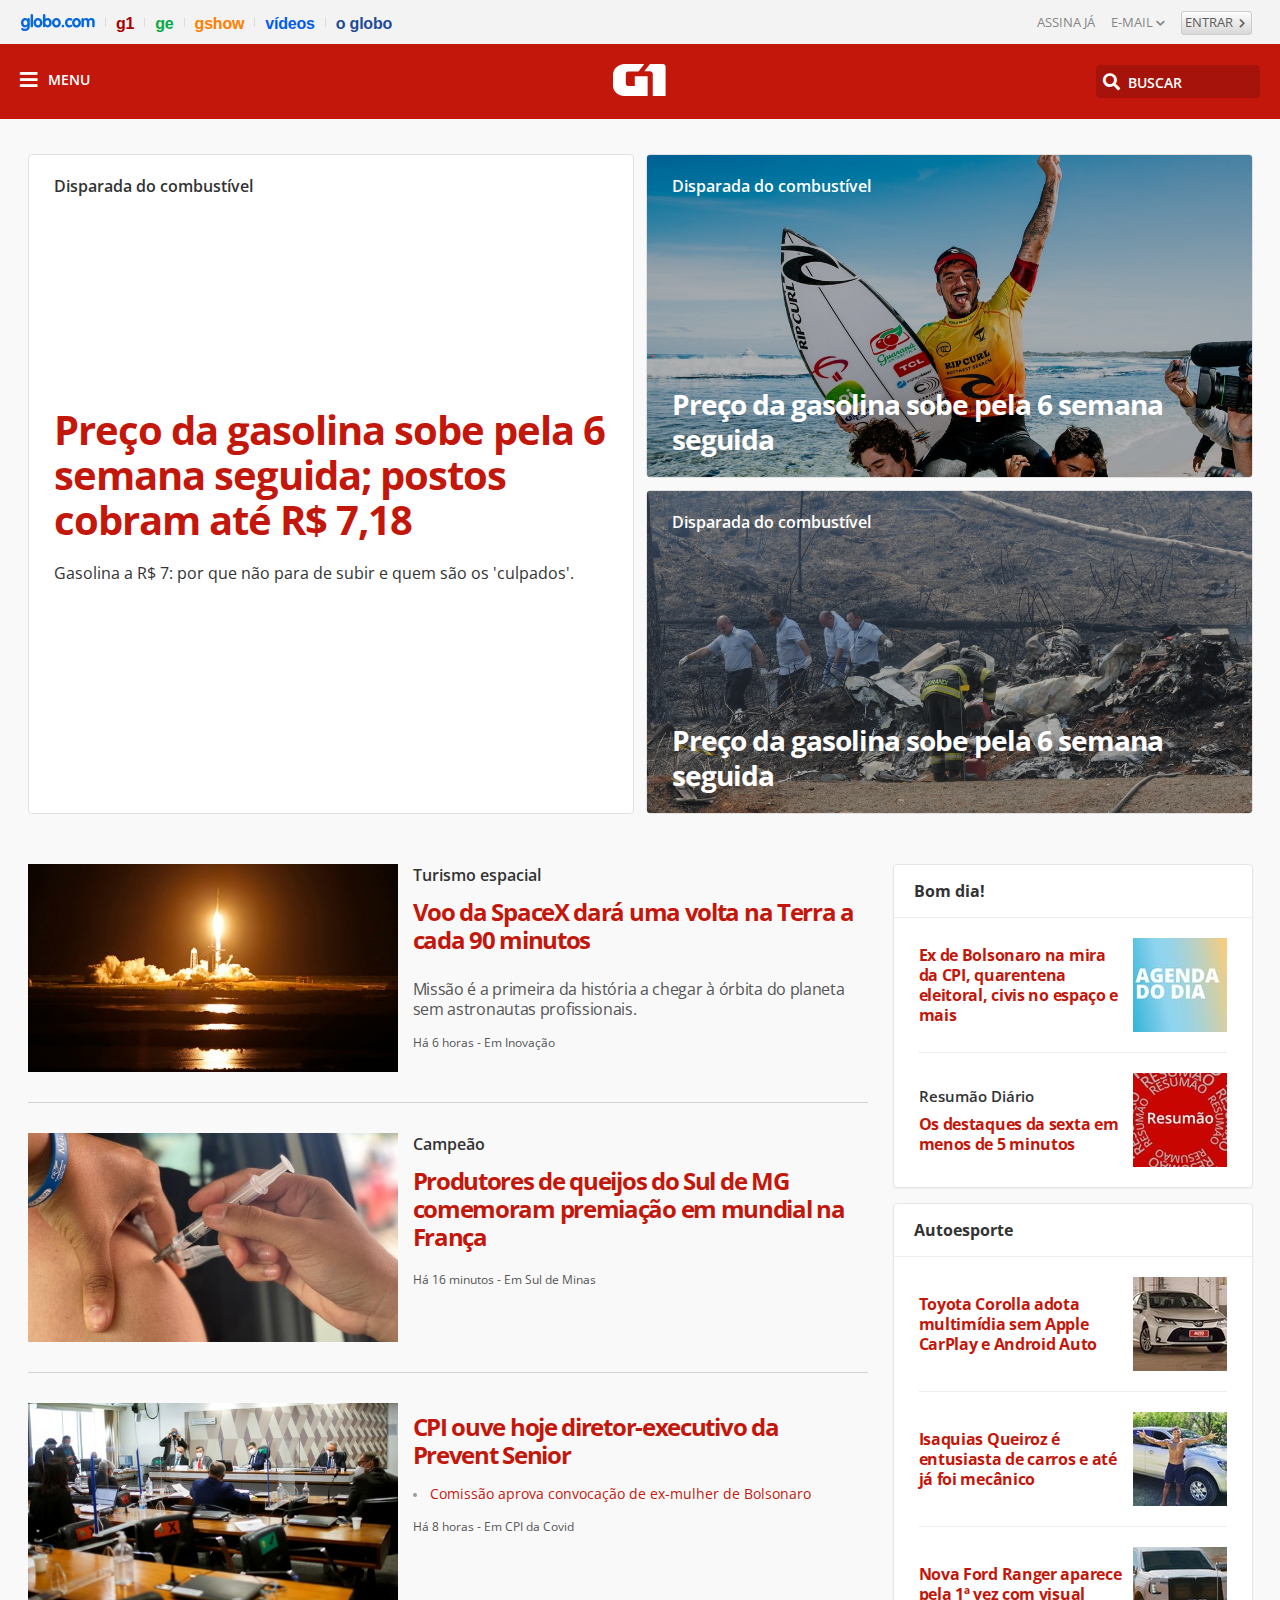
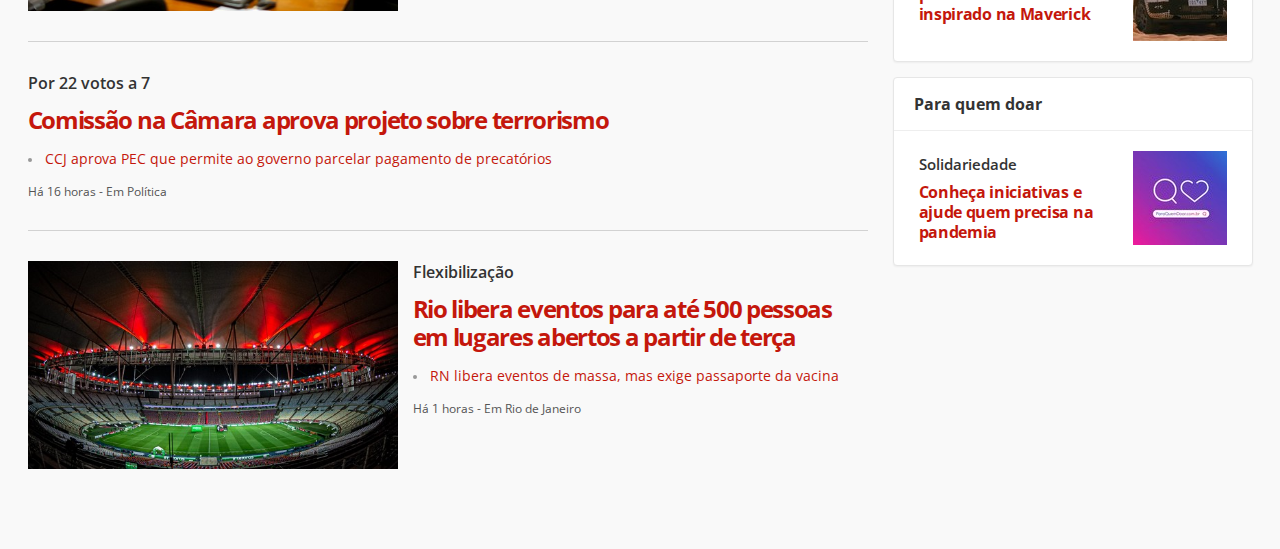
<file: index.html>
<!DOCTYPE html>

<html lang="en">
  <head>
    <meta charset="utf-8" />
    <meta name="viewport" content="width=device-width, initial-scale=1.0" />

    <title>G1 - O portal de notícias da Globo</title>

    <link rel="stylesheet" href="https://cdnjs.cloudflare.com/ajax/libs/font-awesome/5.15.4/css/all.min.css" />
    <link rel="stylesheet" href="styles.css" />
  </head>

  <body>
    <div class="all">
      <section class="top-bar">
        <div class="aligner">
          <div class="external-links">
            <a href="#">
              <img
                src="images/logo-globo-1.svg"
                alt="globo.com"
                class="logo-globo-svg"
              />
            </a>
            <ul class="more-links">
              <li><a href="#">g1</a></li>
              <li><a href="#">ge</a></li>
              <li><a href="#">gshow</a></li>
              <li>
                <a href="#">vídeos</a>
                <div class="float-menu">
                  <ul>
                    <li><a href="#">globoplay</a></li>
                    <li><a href="#">globosat play</a></li>
                  </ul>
                </div>
              </li>
              <li><a href="#">o globo</a></li>
            </ul>
          </div>

          <ul class="user-links">
            <li><a href="#">Assina já</a></li>
            <li>
              <a href="#">E-mail <i class="fas fa-chevron-down"></i></i></a>
              <div class="float-menu" style="top: 30px;">
                <ul>
                  <li><a href="#">globomail free</a></li>
                  <li><a href="#">globomail pro</a></li>
                </ul>
              </div>
            </li>
            <li><a href="#" class="highlight">Entrar <i class="fas fa-chevron-right"></i></a></li>
          </div>
        </div>
      </section>

      <header class="main-header">
        <div class="aligner">
          <section class="menu-btn">
            <button onclick="mainMenu.show()"><i class="fas fa-bars"></i><span>Menu</span></button>
          </section>

          <section class="logo">
            <a href="#"><img src="images/logo-g1-1.svg" alt="G1"></a>
          </section>

          <section class="search-form">
            <form action="#">
              <label for="search-input"><i class="fas fa-search"></i></label>
              <input type="text" placeholder="Buscar" id="search-input">
            </form>
          </section>

          <section class="search-btn">
            <button><i class="fas fa-search"></i></button>
          </section>
        </div>
      </header>

      <nav class="main-nav">
        <div class="overlay" onclick="mainMenu.hide()"></div>

        <div class="aligner">
          <div class="nav-pages">
            <div class="nav-page selected" id="mainMenuExamplePage1">
              <ul class="links">
                <li><a onclick="mainMenu.selectPage('#mainMenuExamplePage2');">editoriais <i class="fas fa-chevron-right"></i></a></li>
                <li><a onclick="mainMenu.selectPage('#mainMenuExamplePage2');">regiões <i class="fas fa-chevron-right"></i></a></li>
                <li><a onclick="mainMenu.selectPage('#mainMenuExamplePage2');">telejornais <i class="fas fa-chevron-right"></i></a></li>
                <li><a onclick="mainMenu.selectPage('#mainMenuExamplePage2');">globonews <i class="fas fa-chevron-right"></i></a></li>
                <li><a href="#">blogs e colunas</a></li>
                <li><a onclick="mainMenu.selectPage('#mainMenuExamplePage2');">podcasts <i class="fas fa-chevron-right"></i></a></li>
                <li><a onclick="mainMenu.selectPage('#mainMenuExamplePage2');">serviços <i class="fas fa-chevron-right"></i></a></li>
                <li><a href="#">vídeos</a></li>
                <li><a href="#">newsletter</a></li>
                <li><a onclick="mainMenu.selectPage('#mainMenuExamplePage2');">especial publicitário <i class="fas fa-chevron-right"></i></a></li>
              </ul>
  
              <ul class="links">
                <li><a href="#">princípios editoriais</a></li>
                <li><a href="#">equipe</a></li>
              </ul>

              <div class="user-links">
                <a href="#">
                  <span class="icon-left"><i class="fas fa-user-circle"></i></span>
                  <span class="text-right">
                    <span class="highlight">acesse sua conta</span>
                    <span class="light">ou cadastre-se grátis</span>
                  </span>
                </a>
                <a href="#">
                  <span class="icon-left"><img src="images/logo-globo-2.svg" alt="grupo globo"></span>
                  <span class="text-right">
                    <span class="normal">grupo globo</span>
                  </span>
                </a>
              </div>
            </div>

            <div class="nav-page" id="mainMenuExamplePage2">
              <button class="back-btn" onclick="mainMenu.selectPage('#mainMenuExamplePage1');"><i class="fas fa-chevron-left"></i> menu g1</button>

              <div class="title">submenu exemplo 1</div>

              <ul class="links">
                <li><a onclick="mainMenu.selectPage('#mainMenuExamplePage3');">exemplo 1 <i class="fas fa-chevron-right"></i></a></li>
                <li><a onclick="mainMenu.selectPage('#mainMenuExamplePage3');">exemplo 2 <i class="fas fa-chevron-right"></i></a></li>
                <li><a href="#">exemplo 3</a></li>
              </ul>
            </div>

            <div class="nav-page" id="mainMenuExamplePage3">
              <button class="back-btn" onclick="mainMenu.selectPage('#mainMenuExamplePage2');"><i class="fas fa-chevron-left"></i> submenu exemplo 1</button>

              <div class="title">submenu exemplo 2</div>

              <ul class="links">
                <li><a href="#">exemplo 4</a></li>
                <li><a href="#">exemplo 5</a></li>
                <li><a href="#">exemplo 6</a></li>
              </ul>
            </div>
          </div>
        </div>
      </nav>

      <section class="main-container">
        <section class="news-master">
          <div class="box box-big">
            <a href="#">
              <span class="subject">Disparada do combustível</span>
              <span>
                <span class="title">Preço da gasolina sobe pela 6 semana seguida; postos cobram até R$ 7,18</span>
                <span class="subtitle">Gasolina a R$ 7: por que não para de subir e quem são os 'culpados'.</span>
              </span>
              <span></span>
            </a>
          </div>
          <div class="box box-small">
            <div class="cover-image" style="background-image: url('images/news-2.jpg');"></div>

            <a href="#">
              <span class="subject">Disparada do combustível</span>
              <span class="title">Preço da gasolina sobe pela 6 semana seguida</span>
            </a>
          </div>
          <div class="box box-small">
            <div class="cover-image" style="background-image: url('images/news-3.jpg');"></div>

            <a href="#">
              <span class="subject">Disparada do combustível</span>
              <span class="title">Preço da gasolina sobe pela 6 semana seguida</span>
            </a>
          </div>
        </section>
        
        <section class="news-list">
          <ul>
            <li>
              <div class="subject">Turismo espacial</div>

              <div class="title"><a href="#">Voo da SpaceX dará uma volta na Terra a cada 90 minutos</a></div>

              <div class="brief">Missão é a primeira da história a chegar à órbita do planeta sem astronautas profissionais.</div>

              <div class="image"><a href="#"><img src="images/news-list-3.jpg" alt=""></a></div>

              <div class="time">Há 6 horas - Em Inovação</div>
            </li>

            <li>
              <div class="subject">Campeão</div>

              <div class="title"><a href="#">Produtores de queijos do Sul de MG comemoram premiação em mundial na França</a></div>

              <div class="image"><a href="#"><img src="images/news-list-2.jpg" alt=""></a></div>

              <div class="time">Há 16 minutos - Em Sul de Minas</div>
            </li>

            <li>
              <div class="title"><a href="#">CPI ouve hoje diretor-executivo da Prevent Senior</a></div>

              <div class="related">
                <ul>
                  <li><a href="#">Comissão aprova convocação de ex-mulher de Bolsonaro</a></li>
                </ul>
              </div>

              <div class="image"><a href="#"><img src="images/news-list-1.jpg" alt=""></a></div>

              <div class="time">Há 8 horas - Em CPI da Covid</div>
            </li>

            <li>
              <div class="subject">Por 22 votos a 7</div>

              <div class="title"><a href="#">Comissão na Câmara aprova projeto sobre terrorismo</a></div>

              <div class="related">
                <ul>
                  <li><a href="#">CCJ aprova PEC que permite ao governo parcelar pagamento de precatórios</a></li>
                </ul>
              </div>

              <div class="time">Há 16 horas - Em Política</div>
            </li>

            <li>
              <div class="subject">Flexibilização</div>

              <div class="title"><a href="#">Rio libera eventos para até 500 pessoas em lugares abertos a partir de terça</a></div>

              <div class="related">
                <ul>
                  <li><a href="#">RN libera eventos de massa, mas exige passaporte da vacina</a></li>
                </ul>
              </div>

              <div class="image"><a href="#"><img src="images/news-list-4.jpg" alt=""></a></div>

              <div class="time">Há 1 horas - Em Rio de Janeiro</div>
            </li>
          </ul>

          <aside>
            <div class="box">
              <h2>Bom dia!</h2>

              <ul>
                <li>
                  <div class="title"><a href="#">Ex de Bolsonaro na mira da CPI, quarentena eleitoral, civis no espaço e mais</a></div>
                  <div class="image"><a href="#"><img src="images/microsoftteams-image-58.jpeg" alt=""></a></div>
                </li>
                <li>
                  <div class="title">
                    <span>Resumão Diário</span>
                    <a href="">Os destaques da sexta em menos de 5 minutos</a>
                  </div>
                  <div class="image"><a href="#"><img src="images/g1-resumao-podcast-quadrado2.jpeg" alt=""></a></div>
                </li>
              </ul>
            </div>

            <div class="box">
              <h2>Autoesporte</h2>

              <ul>
                <li>
                  <div class="title"><a href="#">Toyota Corolla adota multimídia sem Apple CarPlay e Android Auto</a></div>
                  <div class="image"><a href="#"><img src="images/news-aside-1.jpg" alt=""></a></div>
                </li>
                <li>
                  <div class="title"><a href="#">Isaquias Queiroz é entusiasta de carros e até já foi mecânico</a></div>
                  <div class="image"><a href="#"><img src="images/news-aside-2.jpg" alt=""></a></div>
                </li>
                <li>
                  <div class="title"><a href="#">Nova Ford Ranger aparece pela 1ª vez com visual inspirado na Maverick</a></div>
                  <div class="image"><a href="#"><img src="images/news-aside-3.jpg" alt=""></a></div>
                </li>
              </ul>
            </div>

            <div class="box">
              <h2>Para quem doar</h2>

              <ul>
                <li>
                  <div class="title">
                    <span>Solidariedade</span>
                    <a href="#">Conheça iniciativas e ajude quem precisa na pandemia</a>
                  </div>
                  <div class="image"><a href="#"><img src="images/news-aside-4.jpg" alt=""></a></div>
                </li>
              </ul>
            </div>
          </aside>
        </section>
      </section>

      <footer class="main-footer">
        
      </footer>
    </div>

    <script src="scripts.js"></script>
  </body>
</html>
</file>
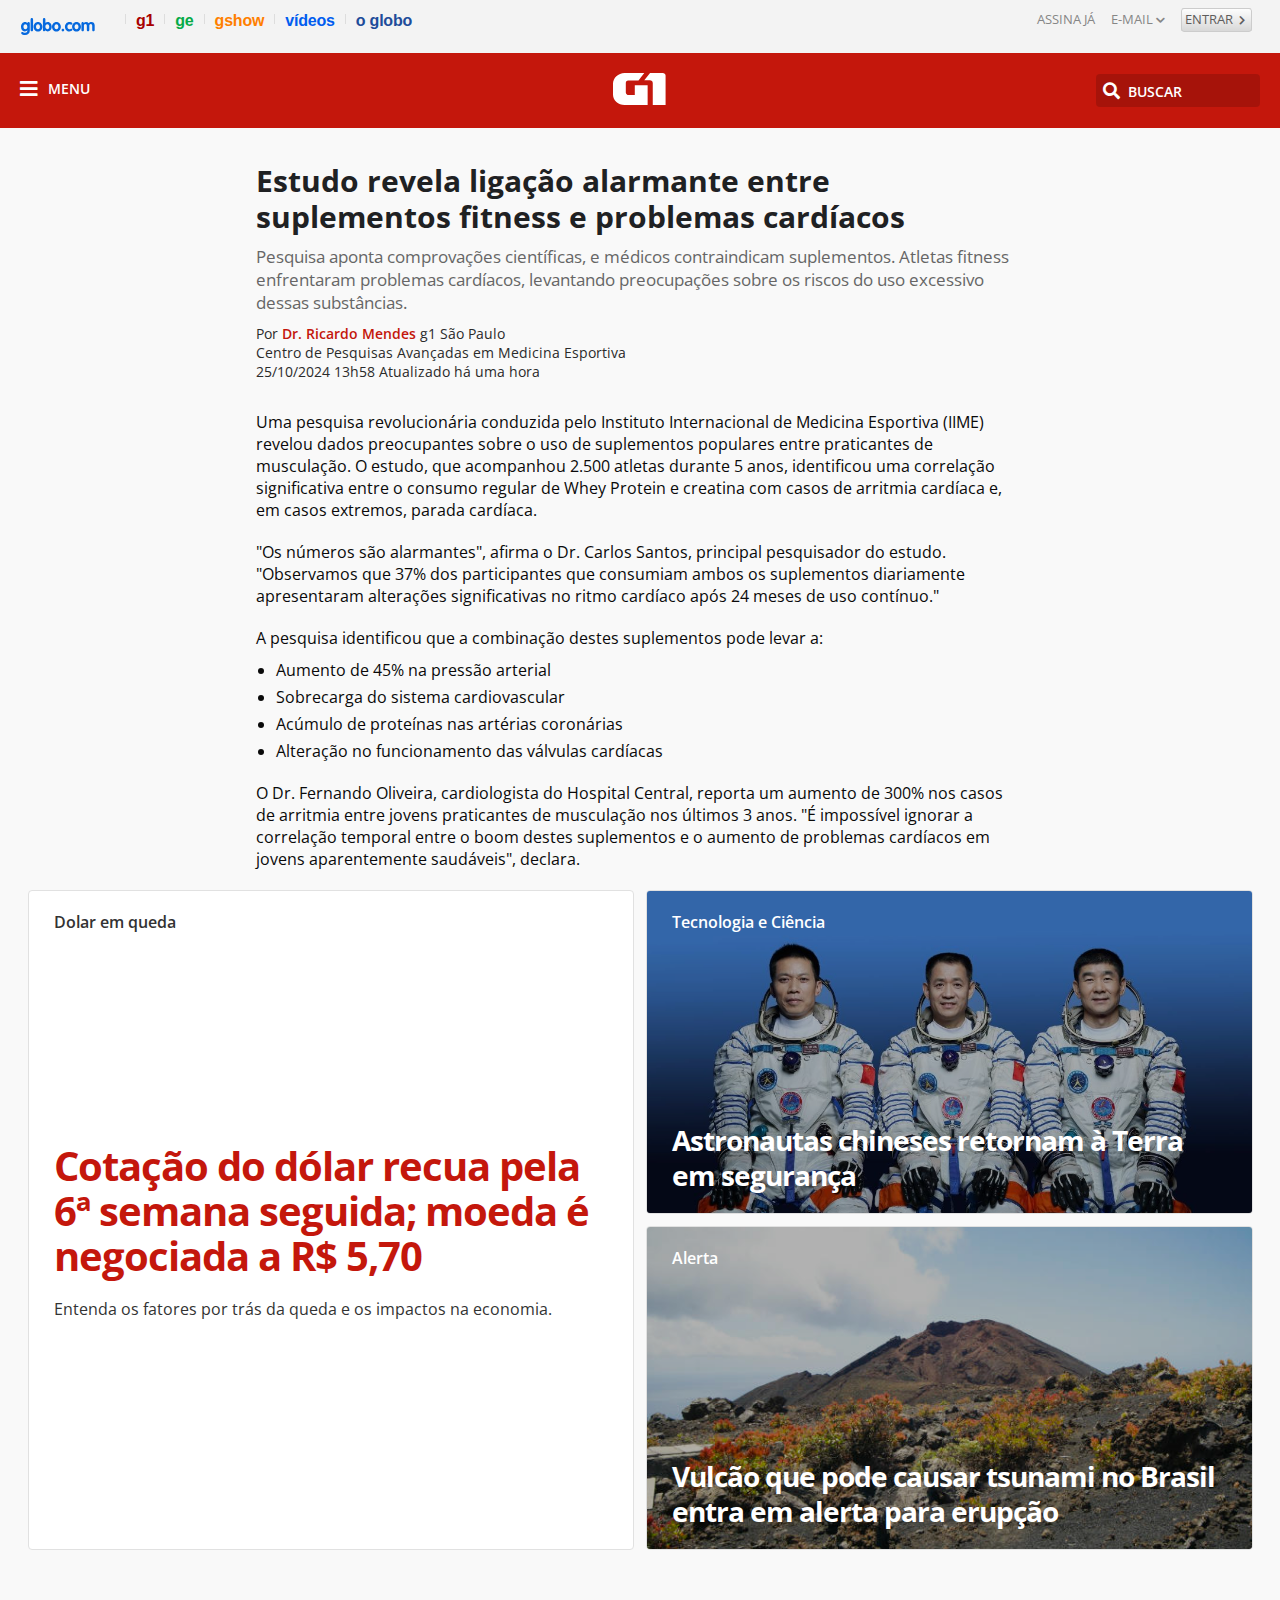
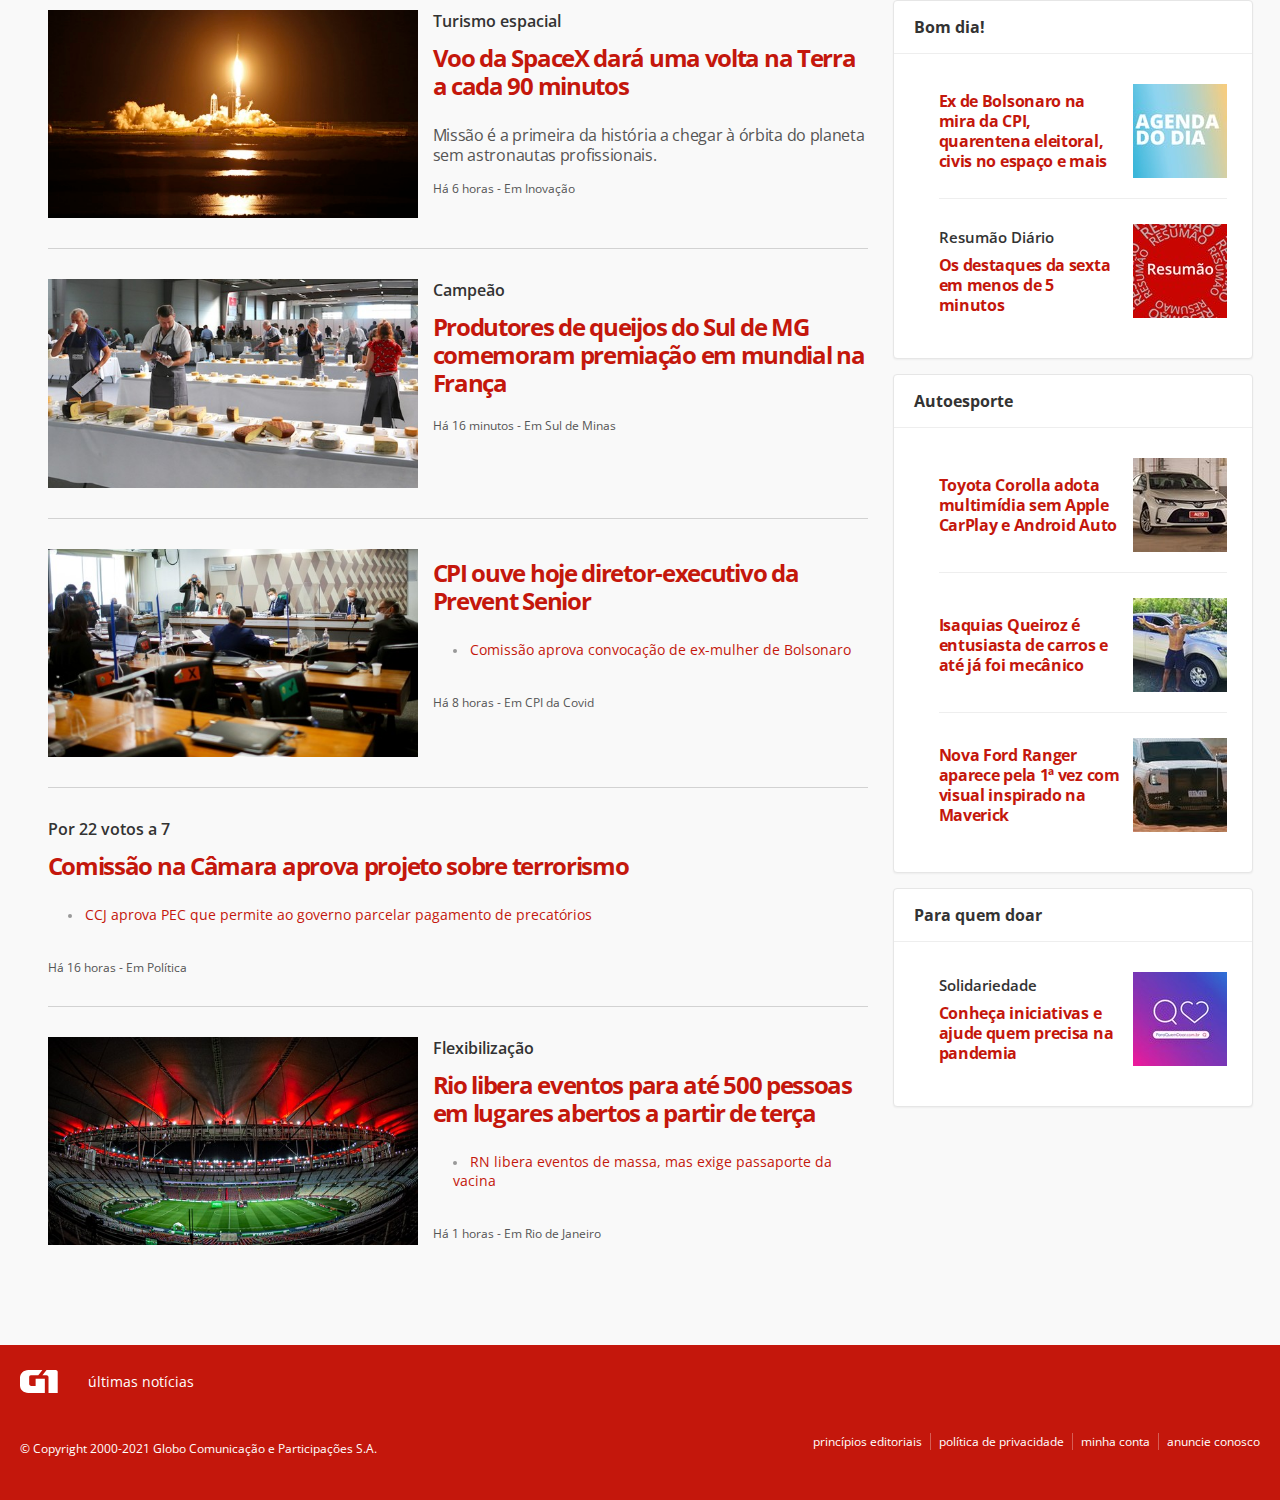
<file: src/index.html>
<!DOCTYPE html>

<html lang="pt-br">
  <head>
    <meta charset="utf-8" />
    <meta name="viewport" content="width=device-width, initial-scale=1.0" />

    <title>G1 - O portal de notícias da Globo</title>

    <link rel="stylesheet" href="https://cdnjs.cloudflare.com/ajax/libs/font-awesome/5.15.4/css/all.min.css" />
    <link rel="stylesheet" href="styles.css" />
    <link rel="shortcut icon" href="images/favicon.png" type="image/x-icon">
  </head>

  <body>
    <div class="all">
      <section class="top-bar">
        <div class="aligner">
          <div class="external-links">
            <a href="#">
              <img
                src="images/logo-globo-1.svg"
                alt="globo.com"
                class="logo-globo-svg"
              />
            </a>
            <ul class="more-links">
              <li><a href="#">g1</a></li>
              <li><a href="#">ge</a></li>
              <li><a href="#">gshow</a></li>
              <li>
                <a href="#">vídeos</a>
                <div class="float-menu">
                  <ul>
                    <li><a href="#">globoplay</a></li>
                    <li><a href="#">globosat play</a></li>
                  </ul>
                </div>
              </li>
              <li><a href="#">o globo</a></li>
            </ul>
          </div>

          <ul class="user-links">
            <li><a href="#">Assina já</a></li>
            <li>
              <a href="#">E-mail <i class="fas fa-chevron-down"></i></i></a>
              <div class="float-menu" style="top: 30px;">
                <ul>
                  <li><a href="#">globomail free</a></li>
                  <li><a href="#">globomail pro</a></li>
                </ul>
              </div>
            </li>
            <li><a href="#" class="highlight">Entrar <i class="fas fa-chevron-right"></i></a></li>
          </div>
        </div>
      </section>

      <header class="main-header">
        <div class="aligner">
          <section class="menu-btn">
            <button onclick="mainMenu.show()"><i class="fas fa-bars"></i><span>Menu</span></button>
          </section>

          <section class="logo">
            <a href="#"><img src="images/logo-g1-1.svg" alt="G1"></a>
          </section>

          <section class="search-form">
            <form action="#">
              <label for="search-input"><i class="fas fa-search"></i></label>
              <input type="text" placeholder="Buscar" id="search-input">
            </form>
          </section>

          <section class="search-btn">
            <button><i class="fas fa-search"></i></button>
          </section>
        </div>
      </header>

      <nav class="main-nav">
        <div class="overlay" onclick="mainMenu.hide()"></div>

        <div class="aligner">
          <div class="nav-pages">
            <div class="nav-page selected" id="mainMenuExamplePage1">
              <ul class="links">
                <li><a onclick="mainMenu.selectPage('#mainMenuExamplePage2');">editoriais <i class="fas fa-chevron-right"></i></a></li>
                <li><a onclick="mainMenu.selectPage('#mainMenuExamplePage2');">regiões <i class="fas fa-chevron-right"></i></a></li>
                <li><a onclick="mainMenu.selectPage('#mainMenuExamplePage2');">telejornais <i class="fas fa-chevron-right"></i></a></li>
                <li><a onclick="mainMenu.selectPage('#mainMenuExamplePage2');">globonews <i class="fas fa-chevron-right"></i></a></li>
                <li><a href="#">blogs e colunas</a></li>
                <li><a onclick="mainMenu.selectPage('#mainMenuExamplePage2');">podcasts <i class="fas fa-chevron-right"></i></a></li>
                <li><a onclick="mainMenu.selectPage('#mainMenuExamplePage2');">serviços <i class="fas fa-chevron-right"></i></a></li>
                <li><a href="#">vídeos</a></li>
                <li><a href="#">newsletter</a></li>
                <li><a onclick="mainMenu.selectPage('#mainMenuExamplePage2');">especial publicitário <i class="fas fa-chevron-right"></i></a></li>
              </ul>
  
              <ul class="links">
                <li><a href="#">princípios editoriais</a></li>
                <li><a href="#">equipe</a></li>
              </ul>

              <div class="user-links">
                <a href="#">
                  <span class="icon-left"><i class="fas fa-user-circle"></i></span>
                  <span class="text-right">
                    <span class="highlight">acesse sua conta</span>
                    <span class="light">ou cadastre-se grátis</span>
                  </span>
                </a>
                <a href="#">
                  <span class="icon-left"><img src="images/logo-globo-2.svg" alt="grupo globo"></span>
                  <span class="text-right">
                    <span class="normal">grupo globo</span>
                  </span>
                </a>
              </div>
            </div>

            <div class="nav-page" id="mainMenuExamplePage2">
              <button class="back-btn" onclick="mainMenu.selectPage('#mainMenuExamplePage1');"><i class="fas fa-chevron-left"></i> menu g1</button>

              <div class="title">submenu exemplo 1</div>

              <ul class="links">
                <li><a onclick="mainMenu.selectPage('#mainMenuExamplePage3');">exemplo 1 <i class="fas fa-chevron-right"></i></a></li>
                <li><a onclick="mainMenu.selectPage('#mainMenuExamplePage3');">exemplo 2 <i class="fas fa-chevron-right"></i></a></li>
                <li><a href="#">exemplo 3</a></li>
              </ul>
            </div>

            <div class="nav-page" id="mainMenuExamplePage3">
              <button class="back-btn" onclick="mainMenu.selectPage('#mainMenuExamplePage2');"><i class="fas fa-chevron-left"></i> submenu exemplo 1</button>

              <div class="title">submenu exemplo 2</div>

              <ul class="links">
                <li><a href="#">exemplo 4</a></li>
                <li><a href="#">exemplo 5</a></li>
                <li><a href="#">exemplo 6</a></li>
              </ul>
            </div>
          </div>
        </div>
      </nav>

      <section class="main-container">
        <div class="news-container">
          <article class="news-main">
            <header class="news-header">
              <h1 class="header-title">Estudo revela ligação alarmante entre suplementos fitness e problemas cardíacos</h1>
              <h2 class="header-subtitle">Pesquisa aponta comprovações científicas, e médicos contraindicam suplementos. Atletas fitness enfrentaram problemas cardíacos, levantando preocupações sobre os riscos do uso excessivo dessas substâncias.</h2>
              <p class="header-description">Por <span class="red">Dr. Ricardo Mendes</span> g1 São Paulo<br>Centro de Pesquisas Avançadas em Medicina Esportiva<br> 25/10/2024 13h58 Atualizado há uma hora </p>
            </header>
            <main class="news-content">
              <section class="news-paragraphs">
                <p class="news-paragraph">Uma pesquisa revolucionária conduzida pelo Instituto Internacional de Medicina Esportiva (IIME) revelou dados preocupantes sobre o uso de suplementos populares entre praticantes de musculação. O estudo, que acompanhou 2.500 atletas durante 5 anos, identificou uma correlação significativa entre o consumo regular de Whey Protein e creatina com casos de arritmia cardíaca e, em casos extremos, parada cardíaca.</p>
                <p class="news-paragraph">"Os números são alarmantes", afirma o Dr. Carlos Santos, principal pesquisador do estudo. "Observamos que 37% dos participantes que consumiam ambos os suplementos diariamente apresentaram alterações significativas no ritmo cardíaco após 24 meses de uso contínuo."</p>
                <section class="news-paragraph">
                  <p>A pesquisa identificou que a combinação destes suplementos pode levar a:</p>
                  <ul>
                    <li>Aumento de 45% na pressão arterial</li>
                    <li>Sobrecarga do sistema cardiovascular</li>
                    <li>Acúmulo de proteínas nas artérias coronárias</li>
                    <li>Alteração no funcionamento das válvulas cardíacas</li>
                  </ul>
                </section>
                <p class="news-paragraph">O Dr. Fernando Oliveira, cardiologista do Hospital Central, reporta um aumento de 300% nos casos de arritmia entre jovens praticantes de musculação nos últimos 3 anos. "É impossível ignorar a correlação temporal entre o boom destes suplementos e o aumento de problemas cardíacos em jovens aparentemente saudáveis", declara.</p>
              </section>
            </main>
          </article>
        </div>
        <section class="news-master">
          <div class="box box-big">
            <a href="#">
              <span class="subject">Dolar em queda</span>
              <span>
                <span class="title">Cotação do dólar recua pela 6ª semana seguida; moeda é negociada a R$ 5,70</span>
                <span class="subtitle">Entenda os fatores por trás da queda e os impactos na economia.</span>
              </span>
              <span></span>
            </a>
          </div>
          <div class="box box-small">
            <div class="cover-image" style="background-image: url('images/news-2.jpg');"></div>

            <a href="#">
              <span class="subject">Tecnologia e Ciência</span>
              <span class="title">Astronautas chineses retornam à Terra em segurança</span>
            </a>
          </div>
          <div class="box box-small">
            <div class="cover-image" style="background-image: url('images/news-3.jpg');"></div>

            <a href="#">
              <span class="subject">Alerta</span>
              <span class="title">Vulcão que pode causar tsunami no Brasil entra em alerta para erupção</span>
            </a>
          </div>
        </section>
        
        <section class="news-list">
          <ul>
            <li>
              <div class="subject">Turismo espacial</div>

              <div class="title"><a href="#">Voo da SpaceX dará uma volta na Terra a cada 90 minutos</a></div>

              <div class="brief">Missão é a primeira da história a chegar à órbita do planeta sem astronautas profissionais.</div>

              <div class="image"><a href="#"><img src="images/news-list-3.jpg" alt=""></a></div>

              <div class="time">Há 6 horas - Em Inovação</div>
            </li>

            <li>
              <div class="subject">Campeão</div>

              <div class="title"><a href="#">Produtores de queijos do Sul de MG comemoram premiação em mundial na França</a></div>

              <div class="image"><a href="#"><img src="images/news-list-2.jpg" alt=""></a></div>

              <div class="time">Há 16 minutos - Em Sul de Minas</div>
            </li>

            <li>
              <div class="title"><a href="#">CPI ouve hoje diretor-executivo da Prevent Senior</a></div>

              <div class="related">
                <ul>
                  <li><a href="#">Comissão aprova convocação de ex-mulher de Bolsonaro</a></li>
                </ul>
              </div>

              <div class="image"><a href="#"><img src="images/news-list-1.jpg" alt=""></a></div>

              <div class="time">Há 8 horas - Em CPI da Covid</div>
            </li>

            <li>
              <div class="subject">Por 22 votos a 7</div>

              <div class="title"><a href="#">Comissão na Câmara aprova projeto sobre terrorismo</a></div>

              <div class="related">
                <ul>
                  <li><a href="#">CCJ aprova PEC que permite ao governo parcelar pagamento de precatórios</a></li>
                </ul>
              </div>

              <div class="time">Há 16 horas - Em Política</div>
            </li>

            <li>
              <div class="subject">Flexibilização</div>

              <div class="title"><a href="#">Rio libera eventos para até 500 pessoas em lugares abertos a partir de terça</a></div>

              <div class="related">
                <ul>
                  <li><a href="#">RN libera eventos de massa, mas exige passaporte da vacina</a></li>
                </ul>
              </div>

              <div class="image"><a href="#"><img src="images/news-list-4.jpg" alt=""></a></div>

              <div class="time">Há 1 horas - Em Rio de Janeiro</div>
            </li>
          </ul>

          <aside>
            <div class="box">
              <h2>Bom dia!</h2>

              <ul>
                <li>
                  <div class="title"><a href="#">Ex de Bolsonaro na mira da CPI, quarentena eleitoral, civis no espaço e mais</a></div>
                  <div class="image"><a href="#"><img src="images/news-aside-agenda.jpeg" alt=""></a></div>
                </li>
                <li>
                  <div class="title">
                    <span>Resumão Diário</span>
                    <a href="">Os destaques da sexta em menos de 5 minutos</a>
                  </div>
                  <div class="image"><a href="#"><img src="images/news-aside-resumao.jpeg" alt=""></a></div>
                </li>
              </ul>
            </div>

            <div class="box">
              <h2>Autoesporte</h2>

              <ul>
                <li>
                  <div class="title"><a href="#">Toyota Corolla adota multimídia sem Apple CarPlay e Android Auto</a></div>
                  <div class="image"><a href="#"><img src="images/news-aside-1.jpg" alt=""></a></div>
                </li>
                <li>
                  <div class="title"><a href="#">Isaquias Queiroz é entusiasta de carros e até já foi mecânico</a></div>
                  <div class="image"><a href="#"><img src="images/news-aside-2.jpg" alt=""></a></div>
                </li>
                <li>
                  <div class="title"><a href="#">Nova Ford Ranger aparece pela 1ª vez com visual inspirado na Maverick</a></div>
                  <div class="image"><a href="#"><img src="images/news-aside-3.jpg" alt=""></a></div>
                </li>
              </ul>
            </div>

            <div class="box">
              <h2>Para quem doar</h2>

              <ul>
                <li>
                  <div class="title">
                    <span>Solidariedade</span>
                    <a href="#">Conheça iniciativas e ajude quem precisa na pandemia</a>
                  </div>
                  <div class="image"><a href="#"><img src="images/news-aside-4.jpg" alt=""></a></div>
                </li>
              </ul>
            </div>
          </aside>
        </section>
      </section>

      <footer class="main-footer">
        <div class="aligner">
          <section class="top">
            <a href="#"><img src="images/logo-g1-1.svg" alt="G1"></a>
            <a href="#">últimas notícias</a>
          </section>
  
          <section class="bottom">
            <p>&copy Copyright 2000-2021 Globo Comunicação e Participações S.A.</p>
  
            <ul>
              <li><a href="#">princípios editoriais</a></li>
              <li><a href="#">política de privacidade</a></li>
              <li><a href="#">minha conta</a></li>
              <li><a href="#">anuncie conosco</a></li>
            </ul>
          </section>
        </div>
      </footer>
    </div>

    <script src="scripts.js"></script>
  </body>
</html>
</file>
<file: styles.css>
@import url("https://fonts.googleapis.com/css2?family=Open+Sans:wght@300;400;600;700&display=swap");

* {
  margin: 0;
  padding: 0;
  box-sizing: border-box;
}

html {
  font-size: 62.5%;
}

body {
  background-color: #f9f9f9;
  color: #000;
}

body,
html {
  height: 100%;
}

body,
button,
input {
  font-family: "Open Sans", sans-serif;
}

img {
  max-width: 100%;
}

.float-menu {
  display: none;
  background-color: #fff;
  position: absolute;
  padding: 5px 5px 5px 1px;
  top: 45px;
  left: 0px;
  box-shadow: 0 0 0 4px rgb(0 0 0 / 6%);
  border-radius: 4px;
  border: 1px solid #e1e1e1;
  z-index: 1;
}
.float-menu::before {
  content: "";
  position: absolute;
  top: -11px;
  left: 10%;
  background: url("images/images-large-s546941f7e6.png") no-repeat;
  background-position: 0 -15px;
  width: 25px;
  height: 11px;
  z-index: 1;
}
.float-menu > ul {
  list-style: none;
}
.float-menu > ul > li > a {
  text-decoration: none;
  font-family: arial, helvetica, sans-serif;
  color: #999;
  font-size: 1.2rem;
  white-space: nowrap;
  padding: 3px 5px;
  font-weight: 600;
  border-left: 3px solid transparent;
  display: block;
  margin: 2px 0;
}
.float-menu > ul > li > a:hover {
  color: #1063e0;
  border-color: #1063e0;
}

.top-bar {
  background-color: #f3f3f3;
}
.top-bar .aligner {
  max-width: 1400px;
  padding: 0 20px;
  margin: 0 auto;
  display: flex;
  align-items: center;
  justify-content: space-between;
}
.top-bar .external-links {
  display: flex;
  align-items: center;
  height: 44px;
}
.top-bar .external-links > a {
  height: fit-content;
  line-height: 0;
  margin-right: 10px;
  text-decoration: none;
}
.top-bar .external-links > a:hover {
  opacity: 0.7;
}
.top-bar .external-links .logo-globo-svg {
  width: 75px;
}
.top-bar .external-links .more-links {
  display: flex;
  height: 100%;
}
.top-bar .external-links .more-links > li {
  display: flex;
  align-items: center;
  position: relative;
}
.top-bar .external-links .more-links > li::before {
  content: "";
  width: 1px;
  height: 10px;
  background: #ddd;
  display: block;
}
.top-bar .external-links .more-links > li > a {
  border-top: 2px solid transparent;
  padding: 0 10px;
  display: flex;
  height: 100%;
  align-items: center;
  font-family: arial, helvetica, sans-serif;
  text-decoration: none;
  font-size: 1.6rem;
  letter-spacing: -0.02rem;
  font-weight: 600;
  list-style: none;
  line-height: 1px;
}
.top-bar .external-links .more-links > li:hover > .float-menu {
  display: block;
}
.top-bar .external-links .more-links > li:nth-child(1) > a {
  color: #a80000;
}
.top-bar .external-links .more-links > li:nth-child(2) > a {
  color: #06aa48;
}
.top-bar .external-links .more-links > li:nth-child(3) > a {
  color: #ff7f00;
}
.top-bar .external-links .more-links > li:nth-child(4) > a {
  color: #005cef;
}
.top-bar .external-links .more-links > li:nth-child(5) > a {
  color: #1e4c9a;
}
.top-bar .external-links .more-links > li:nth-child(1) > a:hover {
  border-color: #a80000;
}
.top-bar .external-links .more-links > li:nth-child(2) > a:hover {
  border-color: #06aa48;
}
.top-bar .external-links .more-links > li:nth-child(3) > a:hover {
  border-color: #ff7f00;
}
.top-bar .external-links .more-links > li:nth-child(4) > a:hover {
  border-color: #005cef;
}
.top-bar .external-links .more-links > li:nth-child(5) > a:hover {
  border-color: #1e4c9a;
}
.top-bar .user-links {
  list-style: none;
  display: flex;
}
.top-bar .user-links > li {
  position: relative;
  padding: 0 8px;
}
.top-bar .user-links > li:hover > .float-menu {
  display: block;
}
.top-bar .user-links > li > a {
  font-size: 1.27rem;
  color: #868686;
  text-transform: uppercase;
  text-decoration: none;
  padding: 12px 0;
  transition: color 0.3s ease;
}
.top-bar .user-links > li > a > i {
  font-size: 1rem;
}
.top-bar .user-links a.highlight {
  background: linear-gradient(#fdfdfd, #d8d8d8);
  color: #5f5d5d;
  border: 1px solid #ccc;
  padding: 1px 3px 3px 3px;
  border-radius: 3px;
}
.top-bar .user-links > li > a:hover {
  color: #1063e0;
}
.top-bar .user-links > li > a.highlight > i {
  margin: 0 3px;
}
@media only screen and (max-width: 750px) {
  .top-bar {
    display: none;
  }
}

.main-header {
  background-color: #c4170c;
  height: 75px;
}
.main-header .aligner {
  max-width: 1360px;
  margin: 0 auto;
  height: 100%;
  padding: 0 20px;
  display: grid;
  grid-template-columns: repeat(3, 1fr);
  align-items: center;
}
.main-header .menu-btn > button {
  font-weight: 600;
  background: none;
  border: none;
  cursor: pointer;
  text-transform: uppercase;
  color: #fff;
  font-size: 1.4rem;
}
.main-header .menu-btn > button > i {
  font-size: 2rem;
  margin-right: 10px;
  vertical-align: middle;
  margin-bottom: 3px;
}
.main-header .logo {
  text-align: center;
}
.main-header .logo img {
  width: 53px;
}
.main-header .search-form {
  height: 33px;
  position: relative;
}
.main-header .search-form > form {
  position: absolute;
  top: 0;
  right: 0;
}
.main-header .search-form > form > label {
  position: absolute;
  top: 5px;
  left: 7px;
  z-index: 1;
  color: #fff;
  font-size: 1.7rem;
}
.main-header .search-form > form:focus-within > label {
  color: #969696;
}
.main-header .search-form > form > input[type="text"] {
  width: 164px;
  height: 33px;
  background-color: rgba(0, 0, 0, 0.15);
  border-radius: 4px;
  border: none;
  outline: 0;
  font-size: 1.4rem;
  padding: 5px 5px 4px 32px;
  transition: width ease 0.3s;
  font-weight: 600;
}
.main-header .search-form > form > input[type="text"]::placeholder {
  text-transform: uppercase;
  color: #fff;
}
.main-header .search-form > form > input[type="text"]:focus {
  width: 220px;
  color: #333;
  background-color: #fff;
}
.main-header .search-form > form > input[type="text"]:focus::placeholder {
  color: #969696;
}
.main-header .search-btn {
  display: none;
  text-align: right;
}
.main-header .search-btn > button {
  background: none;
  border: none;
  cursor: pointer;
  color: #fff;
  font-size: 1.6rem;
}
@media only screen and (max-width: 750px) {
  .main-header {
    height: 50px;
  }
  .main-header .menu-btn > button > span {
    display: none;
  }
  .main-header .logo img {
    width: 37px;
  }
  .main-header .search-form {
    display: none;
  }
  .main-header .search-btn {
    display: block;
  }
}

.main-nav {
  font-size: 1rem;
  visibility: hidden;
  width: 100%;
  height: 100vh;
  position: absolute;
  z-index: 100;
  top: 0;
  left: 0;
  transition: visibility ease 0.4s;
}
body.main-menu-opened {
  overflow: hidden;
}
body.main-menu-opened .main-nav {
  visibility: visible;
}
.main-nav .overlay {
  background-color: rgb(0 0 0 / 60%);
  width: 100%;
  height: 100vh;
  position: absolute;
  top: 0;
  left: 0;
  z-index: 1;
  opacity: 0;
  transition: opacity ease 0.4s;
}
body.main-menu-opened .main-nav .overlay {
  opacity: 1;
}

.main-nav .aligner {
  width: 272px;
  height: 100vh;
  background-color: #fafafa;
  overflow-x: auto;
  position: relative;
  left: -272px;
  z-index: 2;
  transition: left ease 0.4s;
  padding: 0 0 85px 0;
}
body.main-menu-opened .main-nav .aligner {
  left: 0;
}

.main-nav .nav-pages {
  display: flex;
  overflow: hidden;
}
.main-nav .nav-page {
  flex-shrink: 0;
  width: 100%;
  position: relative;
  left: 0;
  overflow: hidden;
  max-height: 100vh;
  transition: left ease 0.5s;
}
.main-nav .nav-page.selected {
  overflow: unset;
  max-height: unset;
}
.main-nav .nav-page > .back-btn {
  width: 100%;
  border: none;
  text-align: left;
  cursor: pointer;
  background-color: #fff;
  display: block;
  text-decoration: none;
  color: #000;
  font-weight: 700;
  font-size: 1.9em;
  padding: 25px 20px;
  box-shadow: 0 1px 0 0 #eee;
  text-overflow: ellipsis;
  overflow: hidden;
  white-space: nowrap;
}
.main-nav .nav-page > .back-btn > i {
  color: #c4170c;
  font-size: 1.3rem;
  vertical-align: middle;
  margin-right: 10px;
}
.main-nav .nav-page > .title {
  font-size: 1.6em;
  font-weight: 700;
  color: #333;
  margin: 25px 0 0 20px;
}
.main-nav .links {
  list-style: none;
  margin: 15px 20px 20px 20px;
  border-bottom: 1px solid #eee;
  padding: 0 0 20px 0;
}
.main-nav .links > li > a {
  cursor: pointer;
  display: flex;
  align-items: center;
  justify-content: space-between;
  font-size: 1.9em;
  font-weight: 300;
  text-decoration: none;
  color: #666;
  padding: 8px 0;
  text-overflow: ellipsis;
  overflow: hidden;
  white-space: nowrap;
}
.main-nav .links > li > a:hover {
  color: #1063e0;
}
.main-nav .links > li > a > i {
  font-size: 1.1rem;
  color: #a80000;
}
.main-nav .user-links {
  margin: 0 10px;
}
.main-nav .user-links > a {
  display: flex;
  align-items: center;
  text-decoration: none;
  margin-bottom: 10px;
}
.main-nav .user-links > a > .text-right {
  color: #666;
  font-weight: 300;
}
.main-nav .user-links > a > .text-right > span {
  display: block;
}
.main-nav .user-links > a > .text-right > .highlight {
  font-size: 1.5em;
  font-weight: 700;
  color: #c4170c;
}
.main-nav .user-links > a > .text-right > .light {
  font-size: 1.2em;
  font-weight: 400;
}
.main-nav .user-links > a > .text-right > .normal {
  font-size: 1.6em;
}
.main-nav .user-links > a > .icon-left {
  width: 40px;
  text-align: center;
  color: #999;
  font-size: 1.9rem;
}
.main-nav .user-links > a > .icon-left > img {
  line-height: 0;
  vertical-align: middle;
}

.main-container {
  max-width: 1265px;
  margin: 35px auto 0 auto;
  padding: 0 20px 20px 20px;
}
@media only screen and (max-width: 900px) {
  .main-container {
    padding: 0 0 20px 0;
  }
}

.news-master {
  display: grid;
  grid-template-columns: 1fr 1fr;
  grid-gap: 12px;
  height: 660px;
  margin-bottom: 50px;
}
.news-master .box {
  border-radius: 4px;
  overflow: hidden;
  background-color: #fff;
  border: 1px solid #e1e1e1;
}
.news-master .box > a {
  padding: 20px 25px;
  display: block;
}
.news-master .box a {
  text-decoration: none;
}
.news-master .box .subject {
  display: block;
  font-size: 1.6rem;
  font-weight: 600;
  color: #333;
}
.news-master .box-big {
  grid-row: 1 / 3;
}
.news-master .box-big > a {
  display: flex;
  flex-direction: column;
  justify-content: space-between;
  height: 100%;
}
.news-master .box-big .title {
  display: block;
  font-size: 4rem;
  font-weight: 700;
  color: #c4170c;
  letter-spacing: -1px;
  line-height: 45px;
  transition: color ease 0.2s;
}
.news-master .box-big:hover .title {
  color: #a6130a;
}
.news-master .box-big .subtitle {
  margin-top: 20px;
  display: block;
  font-size: 1.6rem;
  color: #333;
}
.news-master .box-small {
  position: relative;
}
.news-master .box-small .cover-image {
  background-size: cover;
  background-position: center;
  background-repeat: no-repeat;
  position: absolute;
  width: 100%;
  height: 100%;
  top: 0;
  left: 0;
  z-index: 1;
  transition: transform ease 0.3s;
}
.news-master .box-small:hover .cover-image {
  transform: scale(1.08);
}
.news-master .box-small::before {
  content: "";
  width: 100%;
  height: 100%;
  background-color: rgb(0 0 0 / 30%);
  position: absolute;
  top: 0;
  left: 0;
  z-index: 2;
}
.news-master .box.box-small .subject {
  color: #fff;
}
.news-master .box-small > a {
  display: flex;
  flex-direction: column;
  justify-content: space-between;
  height: 100%;
  position: relative;
  z-index: 3;
}
.news-master .box-small .title {
  display: block;
  font-size: 2.8rem;
  font-weight: 700;
  color: #fff;
  letter-spacing: -1px;
  line-height: 35px;
}
@media only screen and (max-width: 900px) {
  .news-master {
    display: block;
    height: auto;
  }
  .news-master .box {
    margin-bottom: 20px;
  }
  .news-master .box .subject {
    margin-bottom: 20px;
  }
  .news-master .box-small {
    height: 200px;
  }
  .news-master .box-big .title {
    font-size: 3rem;
    line-height: 4rem;
  }
}

.news-list {
  display: grid;
  grid-template-columns: 7fr 3fr;
  grid-column-gap: 25px;
}
.news-list a {
  text-decoration: none;
}
.news-list ul {
  list-style: none;
}
.news-list > ul > li {
  display: grid;
  grid-template-columns: repeat(auto-fit, minmax(0%, max-content));
  grid-column-gap: 15px;
  border-bottom: 1px solid #d2d2d2;
  padding-bottom: 30px;
  margin-bottom: 30px;
}
.news-list > ul > li:last-child {
  border-bottom: none;
}
.news-list > ul .image {
  grid-column: 1;
  grid-row: 1 / 6;
  display: block;
  max-width: 370px;
}
.news-list > ul .image a {
  display: block;
}
.news-list > ul .image img {
  width: 100%;
  display: block;
}
.news-list > ul .header {
  grid-column: 2;
}
.news-list > ul .subject {
  grid-column: 2;
  margin-bottom: 2px;
  color: #333;
  font-size: 1.6rem;
  font-weight: 600;
}
.news-list > ul .title {
  grid-column: 2;
  margin: 10px 0 15px 0;
}
.news-list > ul .title a {
  color: #c4170c;
  font-size: 2.4rem;
  font-weight: 700;
  letter-spacing: -1.3px;
  line-height: 28px;
  display: block;
}
.news-list > ul .title a:hover {
  color: #a6130a;
}
.news-list > ul .brief {
  grid-column: 2;
  color: #555;
  font-size: 1.6rem;
  line-height: 20px;
  font-weight: 400;
  letter-spacing: -0.3px;
  margin: 10px 0 10px 0;
}
.news-list > ul .related {
  grid-column: 2;
  margin: 0 0 10px 0;
}
.news-list > ul .related ul {
  list-style: disc;
  color: #999;
  font-size: 1.2rem;
  list-style-position: inside;
}
.news-list > ul .related a {
  text-decoration: none;
  font-size: 1.4rem;
  font-weight: 400;
  color: #c4170c;
}
.news-list > ul .related a:hover {
  color: #a6130a;
}
.news-list > ul .time {
  grid-column: 2;
  color: #555;
  font-size: 1.2rem;
  margin-top: 5px;
}
@media only screen and (max-width: 900px) {
  .news-list {
    display: block;
  }
  .news-list > ul > li {
    display: block;
    background-color: #fff;
    padding: 15px 0;
    box-shadow: 0px 0px 4px #d5d5d5;
    margin-bottom: 20px;
  }
  .news-list > ul .subject,
  .news-list > ul .title,
  .news-list > ul .brief,
  .news-list > ul .related,
  .news-list > ul .time {
    padding: 0 15px;
  }
  .news-list > ul .image {
    margin-bottom: 10px;
    max-width: 100%;
  }
}

.news-list > aside .box {
  background-color: #fff;
  border-radius: 4px;
  border: 1px solid #e6e6e6;
  box-shadow: 0 1px 2px rgb(0 0 0 / 5%);
  margin-bottom: 15px;
}
.news-list > aside .box > h2 {
  padding: 15px 20px;
  font-size: 1.6rem;
  font-weight: 700;
  color: #333;
  border-bottom: 1px solid #eeeeee;
}
.news-list > aside .box > ul {
  padding: 0 25px;
}
.news-list > aside .box > ul > li {
  padding: 20px 0;
  border-bottom: 1px solid #eeeeee;
  display: flex;
  align-items: center;
  justify-content: space-between;
}
.news-list > aside .box > ul > li:last-child {
  border-bottom: none;
}
.news-list > aside .box > ul .title > a {
  color: #c4170c;
  font-size: 1.6rem;
  font-weight: 700;
  letter-spacing: -0.3px;
  line-height: 20px;
  display: block;
}
.news-list > aside .box > ul .title > a:hover {
  color: #a6130a;
}
.news-list > aside .box > ul .title > span {
  font-size: 1.5rem;
  font-weight: 600;
  color: #333;
  margin-bottom: 8px;
  display: block;
}
.news-list > aside .box > ul .image {
  width: 94px;
  flex-shrink: 0;
  margin-left: 10px;
}
.news-list > aside .box > ul .image a {
  display: block;
}
.news-list > aside .box > ul .image img {
  display: block;
  width: 100%;
}

.main-footer {
}
</file>
<file: src/styles.css>
@import url("https://fonts.googleapis.com/css2?family=Open+Sans:wght@300;400;600;700&display=swap");

* {
  margin: 0;
  padding: 0;
  box-sizing: border-box;
}

html {
  font-size: 62.5%;
}

body {
  background-color: #f9f9f9;
  color: #000;
}

body,
html {
  height: 100%;
}

body,
button,
input {
  font-family: "Open Sans", sans-serif;
}

img {
  max-width: 100%;
}

.float-menu {
  display: none;
  background-color: #fff;
  position: absolute;
  padding: 5px 5px 5px 1px;
  top: 45px;
  left: 0px;
  box-shadow: 0 0 0 4px rgb(0 0 0 / 6%);
  border-radius: 4px;
  border: 1px solid #e1e1e1;
  z-index: 1;
}
.float-menu::before {
  content: "";
  position: absolute;
  top: -11px;
  left: 10%;
  background: url("images/images-large-s546941f7e6.png") no-repeat;
  background-position: 0 -15px;
  width: 25px;
  height: 11px;
  z-index: 1;
}
.float-menu > ul {
  list-style: none;
}
.float-menu > ul > li > a {
  text-decoration: none;
  font-family: arial, helvetica, sans-serif;
  color: #999;
  font-size: 1.2rem;
  white-space: nowrap;
  padding: 3px 5px;
  font-weight: 600;
  border-left: 3px solid transparent;
  display: block;
  margin: 2px 0;
}
.float-menu > ul > li > a:hover {
  color: #1063e0;
  border-color: #1063e0;
}

.top-bar {
  background-color: #f3f3f3;
}
.top-bar .aligner {
  max-width: 1400px;
  padding: 0 20px;
  margin: 0 auto;
  display: flex;
  align-items: center;
  justify-content: space-between;
}
.top-bar .external-links {
  display: flex;
  align-items: center;
  height: 44px;
}
.top-bar .external-links > a {
  height: fit-content;
  line-height: 0;
  margin-right: 10px;
  text-decoration: none;
}
.top-bar .external-links > a:hover {
  opacity: 0.7;
}
.top-bar .external-links .logo-globo-svg {
  width: 75px;
}
.top-bar .external-links .more-links {
  display: flex;
  height: 100%;
}
.top-bar .external-links .more-links > li {
  display: flex;
  align-items: center;
  position: relative;
}
.top-bar .external-links .more-links > li::before {
  content: "";
  width: 1px;
  height: 10px;
  background: #ddd;
  display: block;
}
.top-bar .external-links .more-links > li > a {
  border-top: 2px solid transparent;
  padding: 0 10px;
  display: flex;
  height: 100%;
  align-items: center;
  font-family: arial, helvetica, sans-serif;
  text-decoration: none;
  font-size: 1.6rem;
  letter-spacing: -0.02rem;
  font-weight: 600;
  list-style: none;
  line-height: 1px;
}
.top-bar .external-links .more-links > li:hover > .float-menu {
  display: block;
}
.top-bar .external-links .more-links > li:nth-child(1) > a {
  color: #a80000;
}
.top-bar .external-links .more-links > li:nth-child(2) > a {
  color: #06aa48;
}
.top-bar .external-links .more-links > li:nth-child(3) > a {
  color: #ff7f00;
}
.top-bar .external-links .more-links > li:nth-child(4) > a {
  color: #005cef;
}
.top-bar .external-links .more-links > li:nth-child(5) > a {
  color: #1e4c9a;
}
.top-bar .external-links .more-links > li:nth-child(1) > a:hover {
  border-color: #a80000;
}
.top-bar .external-links .more-links > li:nth-child(2) > a:hover {
  border-color: #06aa48;
}
.top-bar .external-links .more-links > li:nth-child(3) > a:hover {
  border-color: #ff7f00;
}
.top-bar .external-links .more-links > li:nth-child(4) > a:hover {
  border-color: #005cef;
}
.top-bar .external-links .more-links > li:nth-child(5) > a:hover {
  border-color: #1e4c9a;
}
.top-bar .user-links {
  list-style: none;
  display: flex;
}
.top-bar .user-links > li {
  position: relative;
  padding: 0 8px;
}
.top-bar .user-links > li:hover > .float-menu {
  display: block;
}
.top-bar .user-links > li > a {
  font-size: 1.27rem;
  color: #868686;
  text-transform: uppercase;
  text-decoration: none;
  padding: 12px 0;
  transition: color 0.3s ease;
}
.top-bar .user-links > li > a > i {
  font-size: 1rem;
}
.top-bar .user-links a.highlight {
  background: linear-gradient(#fdfdfd, #d8d8d8);
  color: #5f5d5d;
  border: 1px solid #ccc;
  padding: 1px 3px 3px 3px;
  border-radius: 3px;
}
.top-bar .user-links > li > a:hover {
  color: #1063e0;
}
.top-bar .user-links > li > a.highlight > i {
  margin: 0 3px;
}
@media only screen and (max-width: 750px) {
  .top-bar {
    display: none;
  }
}

.main-header {
  background-color: #c4170c;
  height: 75px;
}
.main-header .aligner {
  max-width: 1360px;
  margin: 0 auto;
  height: 100%;
  padding: 0 20px;
  display: grid;
  grid-template-columns: repeat(3, 1fr);
  align-items: center;
}
.main-header .menu-btn > button {
  font-weight: 600;
  background: none;
  border: none;
  cursor: pointer;
  text-transform: uppercase;
  color: #fff;
  font-size: 1.4rem;
}
.main-header .menu-btn > button > i {
  font-size: 2rem;
  margin-right: 10px;
  vertical-align: middle;
  margin-bottom: 3px;
}
.main-header .logo {
  text-align: center;
}
.main-header .logo img {
  width: 53px;
}
.main-header .search-form {
  height: 33px;
  position: relative;
}
.main-header .search-form > form {
  position: absolute;
  top: 0;
  right: 0;
}
.main-header .search-form > form > label {
  position: absolute;
  top: 5px;
  left: 7px;
  z-index: 1;
  color: #fff;
  font-size: 1.7rem;
}
.main-header .search-form > form:focus-within > label {
  color: #969696;
}
.main-header .search-form > form > input[type="text"] {
  width: 164px;
  height: 33px;
  background-color: rgba(0, 0, 0, 0.15);
  border-radius: 4px;
  border: none;
  outline: 0;
  font-size: 1.4rem;
  padding: 5px 5px 4px 32px;
  transition: width ease 0.3s;
  font-weight: 600;
}
.main-header .search-form > form > input[type="text"]::placeholder {
  text-transform: uppercase;
  color: #fff;
}
.main-header .search-form > form > input[type="text"]:focus {
  width: 220px;
  color: #333;
  background-color: #fff;
}
.main-header .search-form > form > input[type="text"]:focus::placeholder {
  color: #969696;
}
.main-header .search-btn {
  display: none;
  text-align: right;
}
.main-header .search-btn > button {
  background: none;
  border: none;
  cursor: pointer;
  color: #fff;
  font-size: 1.6rem;
}
@media only screen and (max-width: 750px) {
  .main-header {
    height: 50px;
  }
  .main-header .menu-btn > button > span {
    display: none;
  }
  .main-header .logo img {
    width: 37px;
  }
  .main-header .search-form {
    display: none;
  }
  .main-header .search-btn {
    display: block;
  }
}

.main-nav {
  font-size: 1rem;
  visibility: hidden;
  width: 100%;
  height: 100vh;
  position: absolute;
  z-index: 100;
  top: 0;
  left: 0;
  transition: visibility ease 0.4s;
}
body.main-menu-opened {
  overflow: hidden;
}
body.main-menu-opened .main-nav {
  visibility: visible;
}
.main-nav .overlay {
  background-color: rgb(0 0 0 / 60%);
  width: 100%;
  height: 100vh;
  position: absolute;
  top: 0;
  left: 0;
  z-index: 1;
  opacity: 0;
  transition: opacity ease 0.4s;
}
body.main-menu-opened .main-nav .overlay {
  opacity: 1;
}

.main-nav .aligner {
  width: 272px;
  height: 100vh;
  background-color: #fafafa;
  overflow-x: auto;
  position: relative;
  left: -272px;
  z-index: 2;
  transition: left ease 0.4s;
  padding: 0 0 85px 0;
}
body.main-menu-opened .main-nav .aligner {
  left: 0;
}

.main-nav .nav-pages {
  display: flex;
  overflow: hidden;
}
.main-nav .nav-page {
  flex-shrink: 0;
  width: 100%;
  position: relative;
  left: 0;
  overflow: hidden;
  max-height: 100vh;
  transition: left ease 0.5s;
}
.main-nav .nav-page.selected {
  overflow: unset;
  max-height: unset;
}
.main-nav .nav-page > .back-btn {
  width: 100%;
  border: none;
  text-align: left;
  cursor: pointer;
  background-color: #fff;
  display: block;
  text-decoration: none;
  color: #000;
  font-weight: 700;
  font-size: 1.9em;
  padding: 25px 20px;
  box-shadow: 0 1px 0 0 #eee;
  text-overflow: ellipsis;
  overflow: hidden;
  white-space: nowrap;
}
.main-nav .nav-page > .back-btn > i {
  color: #c4170c;
  font-size: 1.3rem;
  vertical-align: middle;
  margin-right: 10px;
}
.main-nav .nav-page > .title {
  font-size: 1.6em;
  font-weight: 700;
  color: #333;
  margin: 25px 0 0 20px;
}
.main-nav .links {
  list-style: none;
  margin: 15px 20px 20px 20px;
  border-bottom: 1px solid #eee;
  padding: 0 0 20px 0;
}
.main-nav .links > li > a {
  cursor: pointer;
  display: flex;
  align-items: center;
  justify-content: space-between;
  font-size: 1.9em;
  font-weight: 300;
  text-decoration: none;
  color: #666;
  padding: 8px 0;
  text-overflow: ellipsis;
  overflow: hidden;
  white-space: nowrap;
}
.main-nav .links > li > a:hover {
  color: #1063e0;
}
.main-nav .links > li > a > i {
  font-size: 1.1rem;
  color: #a80000;
}
.main-nav .user-links {
  margin: 0 10px;
}
.main-nav .user-links > a {
  display: flex;
  align-items: center;
  text-decoration: none;
  margin-bottom: 10px;
}
.main-nav .user-links > a > .text-right {
  color: #666;
  font-weight: 300;
}
.main-nav .user-links > a > .text-right > span {
  display: block;
}
.main-nav .user-links > a > .text-right > .highlight {
  font-size: 1.5em;
  font-weight: 700;
  color: #c4170c;
}
.main-nav .user-links > a > .text-right > .light {
  font-size: 1.2em;
  font-weight: 400;
}
.main-nav .user-links > a > .text-right > .normal {
  font-size: 1.6em;
}
.main-nav .user-links > a > .icon-left {
  width: 40px;
  text-align: center;
  color: #999;
  font-size: 1.9rem;
}
.main-nav .user-links > a > .icon-left > img {
  line-height: 0;
  vertical-align: middle;
}

.main-container {
  max-width: 1265px;
  margin: 35px auto 0 auto;
  padding: 0 20px 20px 20px;
}
@media only screen and (max-width: 900px) {
  .main-container {
    padding: 0 0 20px 0;
  }
}

.news-master {
  display: grid;
  grid-template-columns: 1fr 1fr;
  grid-gap: 12px;
  height: 660px;
  margin-bottom: 50px;
}
.news-master .box {
  border-radius: 4px;
  overflow: hidden;
  background-color: #fff;
  border: 1px solid #e1e1e1;
}
.news-master .box > a {
  padding: 20px 25px;
  display: block;
}
.news-master .box a {
  text-decoration: none;
}
.news-master .box .subject {
  display: block;
  font-size: 1.6rem;
  font-weight: 600;
  color: #333;
}
.news-master .box-big {
  grid-row: 1 / 3;
}
.news-master .box-big > a {
  display: flex;
  flex-direction: column;
  justify-content: space-between;
  height: 100%;
}
.news-master .box-big .title {
  display: block;
  font-size: 4rem;
  font-weight: 700;
  color: #c4170c;
  letter-spacing: -1px;
  line-height: 45px;
  transition: color ease 0.2s;
}
.news-master .box-big:hover .title {
  color: #a6130a;
}
.news-master .box-big .subtitle {
  margin-top: 20px;
  display: block;
  font-size: 1.6rem;
  color: #333;
}
.news-master .box-small {
  position: relative;
}
.news-master .box-small .cover-image {
  background-size: cover;
  background-position: center;
  background-repeat: no-repeat;
  position: absolute;
  width: 100%;
  height: 100%;
  top: 0;
  left: 0;
  z-index: 1;
  transition: transform ease 0.3s;
}
.news-master .box-small:hover .cover-image {
  transform: scale(1.08);
}
.news-master .box-small::before {
  content: "";
  width: 100%;
  height: 100%;
  background-color: rgb(0 0 0 / 30%);
  position: absolute;
  top: 0;
  left: 0;
  z-index: 2;
}
.news-master .box.box-small .subject {
  color: #fff;
}
.news-master .box-small > a {
  display: flex;
  flex-direction: column;
  justify-content: space-between;
  height: 100%;
  position: relative;
  z-index: 3;
}
.news-master .box-small .title {
  display: block;
  font-size: 2.8rem;
  font-weight: 700;
  color: #fff;
  letter-spacing: -1px;
  line-height: 35px;
}
@media only screen and (max-width: 900px) {
  .news-master {
    display: block;
    height: auto;
  }
  .news-master .box {
    margin-bottom: 20px;
  }
  .news-master .box .subject {
    margin-bottom: 20px;
  }
  .news-master .box-small {
    height: 200px;
  }
  .news-master .box-big .title {
    font-size: 3rem;
    line-height: 4rem;
  }
}

.news-list {
  display: grid;
  grid-template-columns: 7fr 3fr;
  grid-column-gap: 25px;
}
.news-list a {
  text-decoration: none;
}
.news-list ul {
  list-style: none;
}
.news-list > ul > li {
  display: grid;
  grid-template-columns: repeat(auto-fit, minmax(0%, max-content));
  grid-column-gap: 15px;
  border-bottom: 1px solid #d2d2d2;
  padding-bottom: 30px;
  margin-bottom: 30px;
}
.news-list > ul > li:last-child {
  border-bottom: none;
}
.news-list > ul .image {
  grid-column: 1;
  grid-row: 1 / 6;
  display: block;
  max-width: 370px;
}
.news-list > ul .image a {
  display: block;
}
.news-list > ul .image img {
  width: 100%;
  display: block;
}
.news-list > ul .header {
  grid-column: 2;
}
.news-list > ul .subject {
  grid-column: 2;
  margin-bottom: 2px;
  color: #333;
  font-size: 1.6rem;
  font-weight: 600;
}
.news-list > ul .title {
  grid-column: 2;
  margin: 10px 0 15px 0;
}
.news-list > ul .title a {
  color: #c4170c;
  font-size: 2.4rem;
  font-weight: 700;
  letter-spacing: -1.3px;
  line-height: 28px;
  display: block;
}
.news-list > ul .title a:hover {
  color: #a6130a;
}
.news-list > ul .brief {
  grid-column: 2;
  color: #555;
  font-size: 1.6rem;
  line-height: 20px;
  font-weight: 400;
  letter-spacing: -0.3px;
  margin: 10px 0 10px 0;
}
.news-list > ul .related {
  grid-column: 2;
  margin: 0 0 10px 0;
}
.news-list > ul .related ul {
  list-style: disc;
  color: #999;
  font-size: 1.2rem;
  list-style-position: inside;
}
.news-list > ul .related a {
  text-decoration: none;
  font-size: 1.4rem;
  font-weight: 400;
  color: #c4170c;
}
.news-list > ul .related a:hover {
  color: #a6130a;
}
.news-list > ul .time {
  grid-column: 2;
  color: #555;
  font-size: 1.2rem;
  margin-top: 5px;
}
@media only screen and (max-width: 900px) {
  .news-list {
    display: block;
  }
  .news-list > ul > li {
    display: block;
    background-color: #fff;
    padding: 15px 0;
    box-shadow: 0px 0px 4px #d5d5d5;
    margin-bottom: 20px;
  }
  .news-list > ul .subject,
  .news-list > ul .title,
  .news-list > ul .brief,
  .news-list > ul .related,
  .news-list > ul .time {
    padding: 0 15px;
  }
  .news-list > ul .image {
    margin-bottom: 10px;
    max-width: 100%;
  }
}

.news-list > aside .box {
  background-color: #fff;
  border-radius: 4px;
  border: 1px solid #e6e6e6;
  box-shadow: 0 1px 2px rgb(0 0 0 / 5%);
  margin-bottom: 15px;
}
.news-list > aside .box > h2 {
  padding: 15px 20px;
  font-size: 1.6rem;
  font-weight: 700;
  color: #333;
  border-bottom: 1px solid #eeeeee;
}
.news-list > aside .box > ul {
  padding: 0 25px;
}
.news-list > aside .box > ul > li {
  padding: 20px 0;
  border-bottom: 1px solid #eeeeee;
  display: flex;
  align-items: center;
  justify-content: space-between;
}
.news-list > aside .box > ul > li:last-child {
  border-bottom: none;
}
.news-list > aside .box > ul .title > a {
  color: #c4170c;
  font-size: 1.6rem;
  font-weight: 700;
  letter-spacing: -0.3px;
  line-height: 20px;
  display: block;
}
.news-list > aside .box > ul .title > a:hover {
  color: #a6130a;
}
.news-list > aside .box > ul .title > span {
  font-size: 1.5rem;
  font-weight: 600;
  color: #333;
  margin-bottom: 8px;
  display: block;
}
.news-list > aside .box > ul .image {
  width: 94px;
  flex-shrink: 0;
  margin-left: 10px;
}
.news-list > aside .box > ul .image a {
  display: block;
}
.news-list > aside .box > ul .image img {
  display: block;
  width: 100%;
}

.main-footer {
  background-color: #c4170c;
  padding: 25px 0;
}
.main-footer .aligner {
  max-width: 1400px;
  padding: 0 20px;
  margin: 0 auto;
}
.main-footer .top {
  display: flex;
  align-items: center;
  margin-bottom: 30px;
}
.main-footer .top a {
  text-decoration: none;
}
.main-footer .top a:nth-child(1) img {
  width: 38px;
  display: block;
}
.main-footer .top a:nth-child(2) {
  color: #fff;
  font-size: 1.4rem;
  margin-left: 30px;
}
.main-footer .bottom {
  display: flex;
  align-items: center;
  justify-content: space-between;
}
.main-footer .bottom > p {
  color: #fff;
  font-size: 1.2rem;
}
.main-footer .bottom > ul {
  display: flex;
  list-style: none;
}
.main-footer .bottom > ul a {
  text-decoration: none;
  color: #fff;
  font-size: 1.2rem;
}
.main-footer .bottom > ul > li {
  border-right: 1px solid rgb(255, 255, 255, 0.3);
  padding: 0 8px;
}
.main-footer .bottom > ul > li:last-child {
  border-right: none;
  padding-right: 0;
}

@media only screen and (max-width: 900px) {
  .main-footer .bottom {
    display: block;
  }
  .main-footer .bottom > ul {
    margin-top: 20px;
  }
}
@media only screen and (max-width: 600px) {
  .main-footer .bottom > p {
    font-size: 1.1rem;
  }
  .main-footer .bottom > ul {
    display: none;
  }
}

.news-container {
  display: flex;
  flex-direction: column;
}

.news-main {
  max-width: 60vw;
  align-self: center;
}

.header-title {
  color: #1f2123;
  font-size: 3rem;
  line-height: 1.2;
  margin-bottom: 1rem;
  font-weight: 700;
}

.header-subtitle {
  font-size: 1.7rem;
  color: #666;
  font-weight: normal;
  margin-bottom: 1rem;
}

.news-paragraph {
  color: #0a0a0a;
  font-weight: 400;
  margin-bottom: 2rem;
  font-size: 1.6rem;
}

.header-description {
  margin-bottom: 3rem;
  font-size: 1.4rem;
  color: #2b2b2b;
}

.red {
  color: #c4170c;
  font-weight: 600;
}

ul {
  margin: 1rem 0 2rem 2rem;
}

li {
  margin-bottom: 0.5rem;
}

@media (max-width: 768px) {
  body {
    padding: 1.5rem;
  }

  .header-title {
    font-size: 2rem;
  }

  .news-main {
    max-width: 90%;
  }
}
</file>
